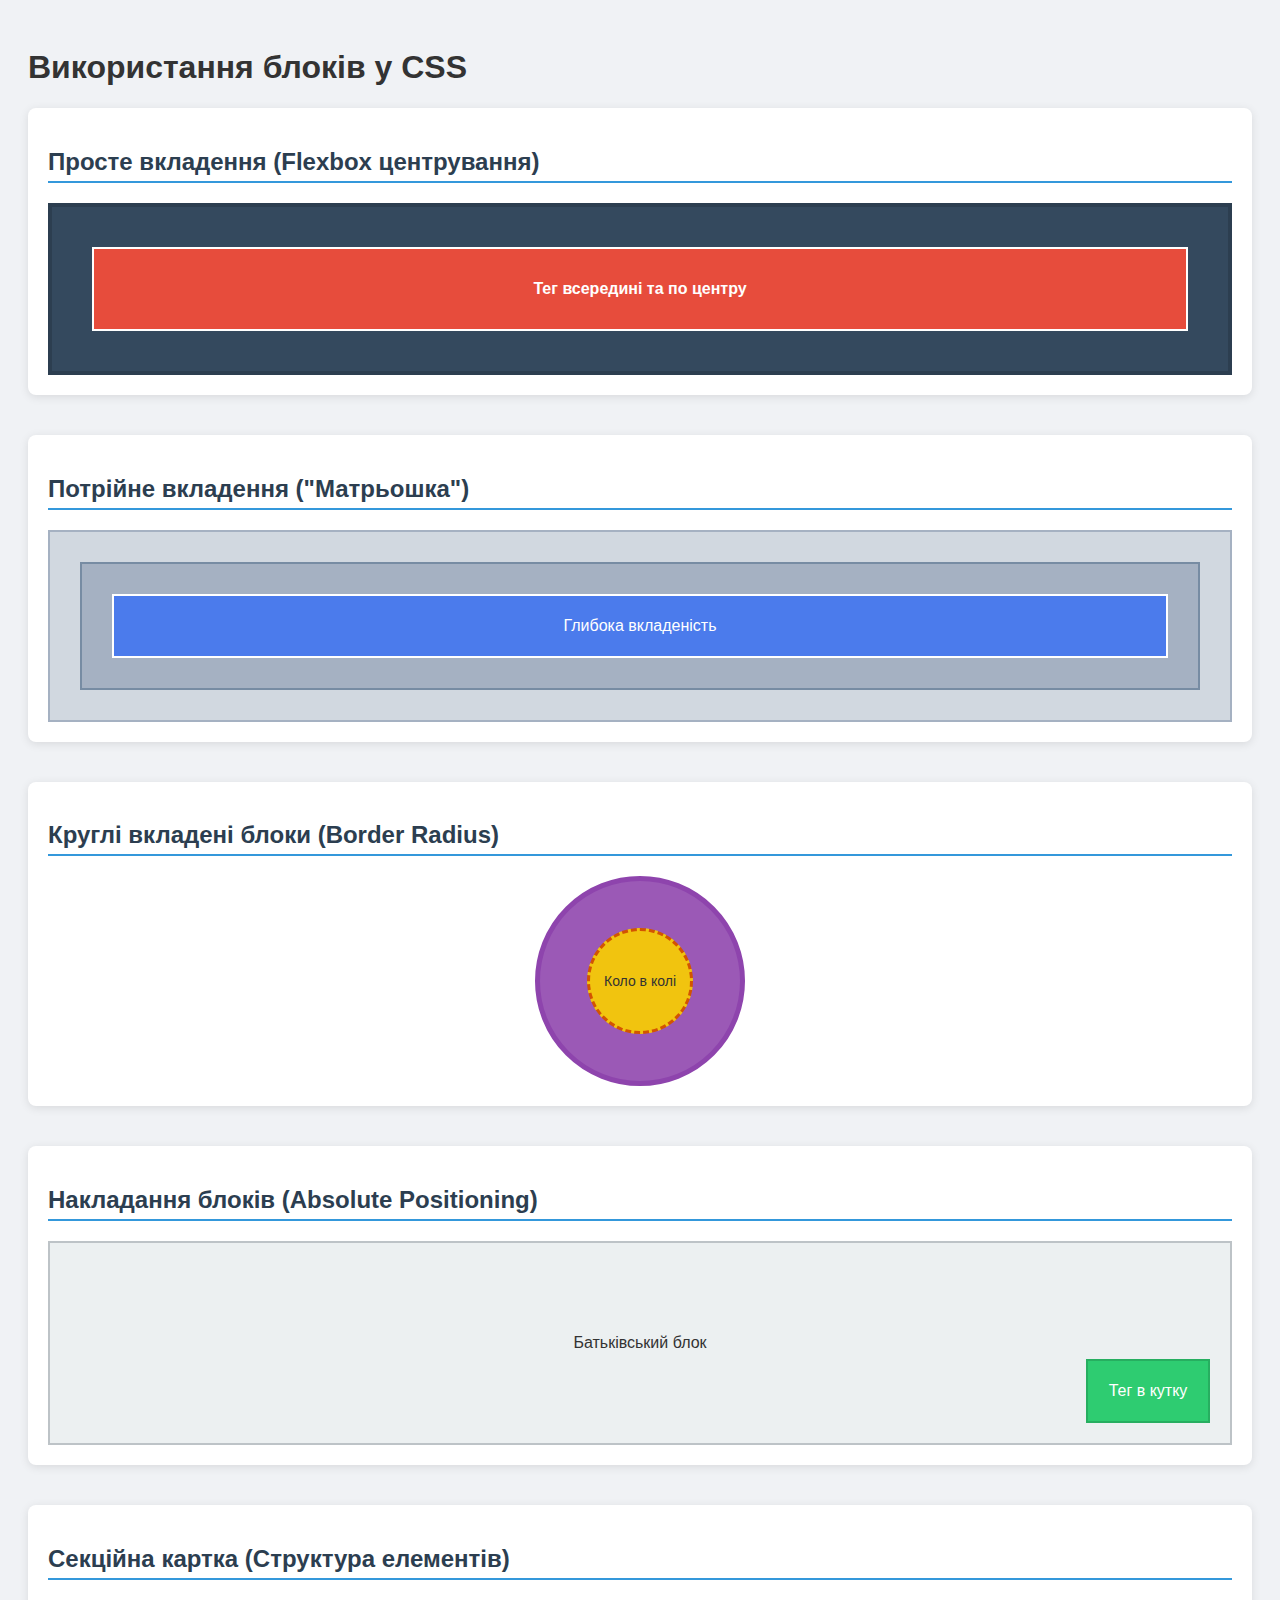
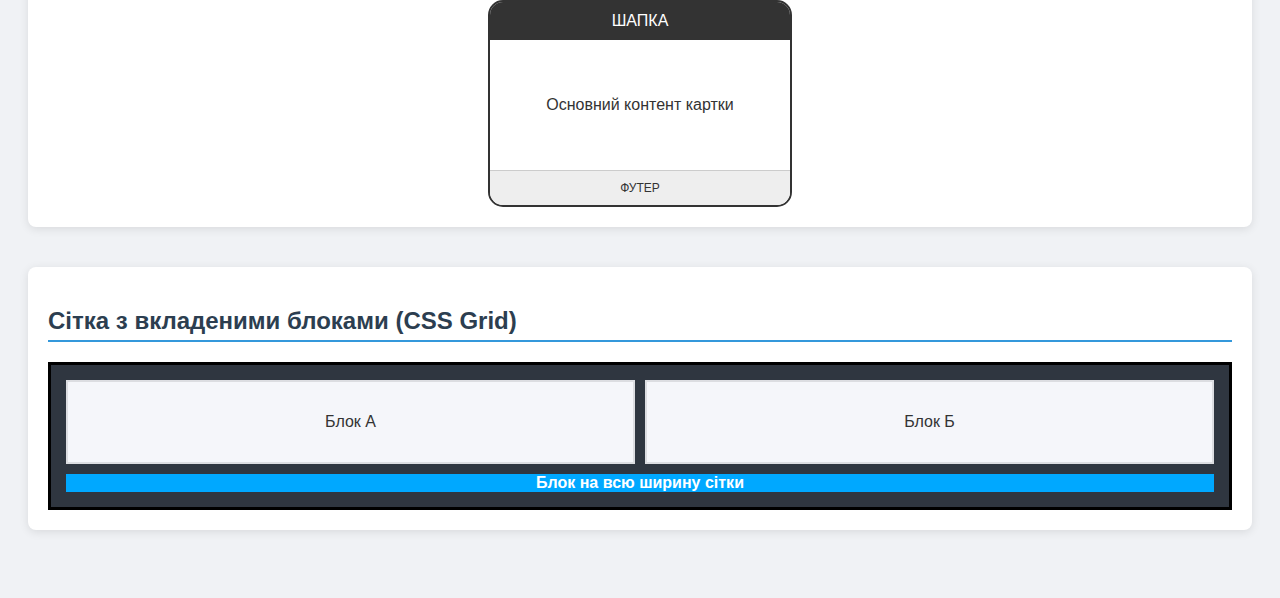
<file: lab11/index.html>
<!DOCTYPE html>
<html lang="uk">
<head>
  <meta charset="UTF-8">
  <meta name="viewport" content="width=device-width, initial-scale=1.0">
  <title>Використання блоків у css | lab11</title>
  <link rel="stylesheet" href="style.css">
</head>
<body>

<h1>Використання блоків у CSS</h1>

<div class="example-box">
  <h2>Просте вкладення (Flexbox центрування)</h2>
  <div class="ex1-outer">
    <div class="ex1-inner centered-text">Тег всередині та по центру</div>
  </div>
</div>

<div class="example-box">
  <h2>Потрійне вкладення ("Матрьошка")</h2>
  <div class="ex2-1">
    <div class="ex2-2">
      <div class="ex2-3 centered-text">Глибока вкладеність</div>
    </div>
  </div>
</div>

<div class="example-box">
  <h2>Круглі вкладені блоки (Border Radius)</h2>
  <div class="ex3-outer centered-text">
    <div class="ex3-inner centered-text">Коло в колі</div>
  </div>
</div>

<div class="example-box">
  <h2>Накладання блоків (Absolute Positioning)</h2>
  <div class="ex4-outer centered-text">
    Батьківський блок
    <div class="ex4-inner centered-text">Тег в кутку</div>
  </div>
</div>

<div class="example-box">
  <h2>Секційна картка (Структура елементів)</h2>
  <div class="ex5-card">
    <div class="ex5-head centered-text">ШАПКА</div>
    <div class="ex5-body centered-text">Основний контент картки</div>
    <div class="ex5-foot centered-text">ФУТЕР</div>
  </div>
</div>

<div class="example-box">
  <h2>Сітка з вкладеними блоками (CSS Grid)</h2>
  <div class="ex6-grid">
    <div class="ex6-item centered-text">Блок А</div>
    <div class="ex6-item centered-text">Блок Б</div>
    <div class="ex6-wide centered-text">Блок на всю ширину сітки</div>
  </div>
</div>

</body>
</html>
</file>
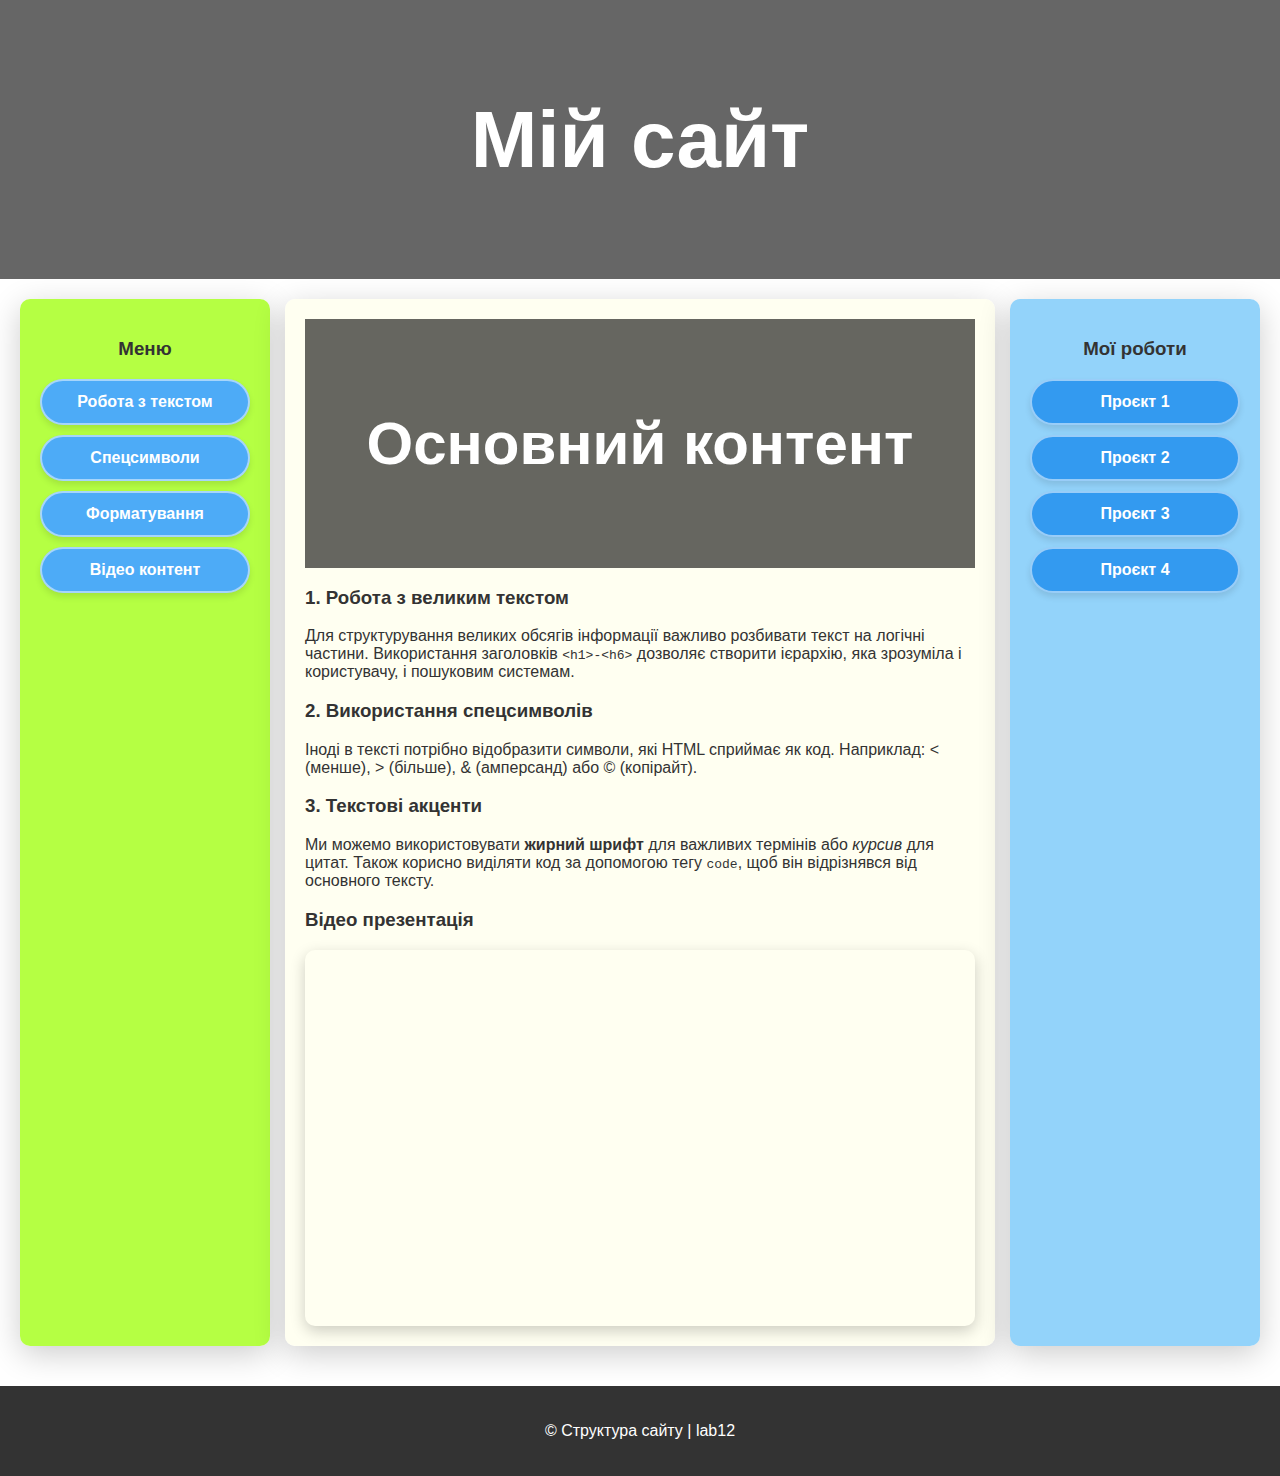
<file: lab12/index.html>
<!DOCTYPE html>
<html lang="uk">
<head>
  <meta charset="UTF-8">
  <title>Структура сайту | lab12</title>
  <link rel="stylesheet" href="style.css">
</head>
<body>

<header>
  <h1>Мій сайт</h1>
</header>

<div class="wrapper">
  <nav>
    <h3>Меню</h3>
    <ul>
      <li><a href="#section1" class="btn">Робота з текстом</a></li>
      <li><a href="#section2" class="btn">Спецсимволи</a></li>
      <li><a href="#section3" class="btn">Форматування</a></li>
      <li><a href="#video" class="btn">Відео контент</a></li>
    </ul>
  </nav>

  <main>
    <article>
      <header>
        <h2>Основний контент</h2>
      </header>

      <section id="section1">
        <h3>1. Робота з великим текстом</h3>
        <p>Для структурування великих обсягів інформації важливо розбивати текст на логічні частини. Використання заголовків <code>&lt;h1&gt;-&lt;h6&gt;</code> дозволяє створити ієрархію, яка зрозуміла і користувачу, і пошуковим системам.</p>
      </section>

      <section id="section2">
        <h3>2. Використання спецсимволів</h3>
        <p>Іноді в тексті потрібно відобразити символи, які HTML сприймає як код. Наприклад: &lt; (менше), &gt; (більше), &amp; (амперсанд) або &copy; (копірайт).</p>
      </section>

      <section id="section3">
        <h3>3. Текстові акценти</h3>
        <p>Ми можемо використовувати <strong>жирний шрифт</strong> для важливих термінів або <em>курсив</em> для цитат. Також корисно виділяти код за допомогою тегу <code>code</code>, щоб він відрізнявся від основного тексту.</p>
      </section>

      <section id="video">
        <h3>Відео презентація</h3>
        <div class="video-container">
          <iframe width="100%" height="315" src="https://www.youtube.com/embed/D7SlK16o82o" frameborder="0" allow="accelerometer; autoplay; clipboard-write; encrypted-media; gyroscope; picture-in-picture" allowfullscreen></iframe>
        </div>
      </section>
    </article>
  </main>

  <aside>
    <h3>Мої роботи</h3>
    <div class="work-list">
      <a href="#" class="btn-blue">Проєкт 1</a>
      <a href="#" class="btn-blue">Проєкт 2</a>
      <a href="#" class="btn-blue">Проєкт 3</a>
      <a href="#" class="btn-blue">Проєкт 4</a>
    </div>
  </aside>
</div>

<footer>
  <p>&copy; Структура сайту | lab12</p>
</footer>

</body>
</html>
</file>
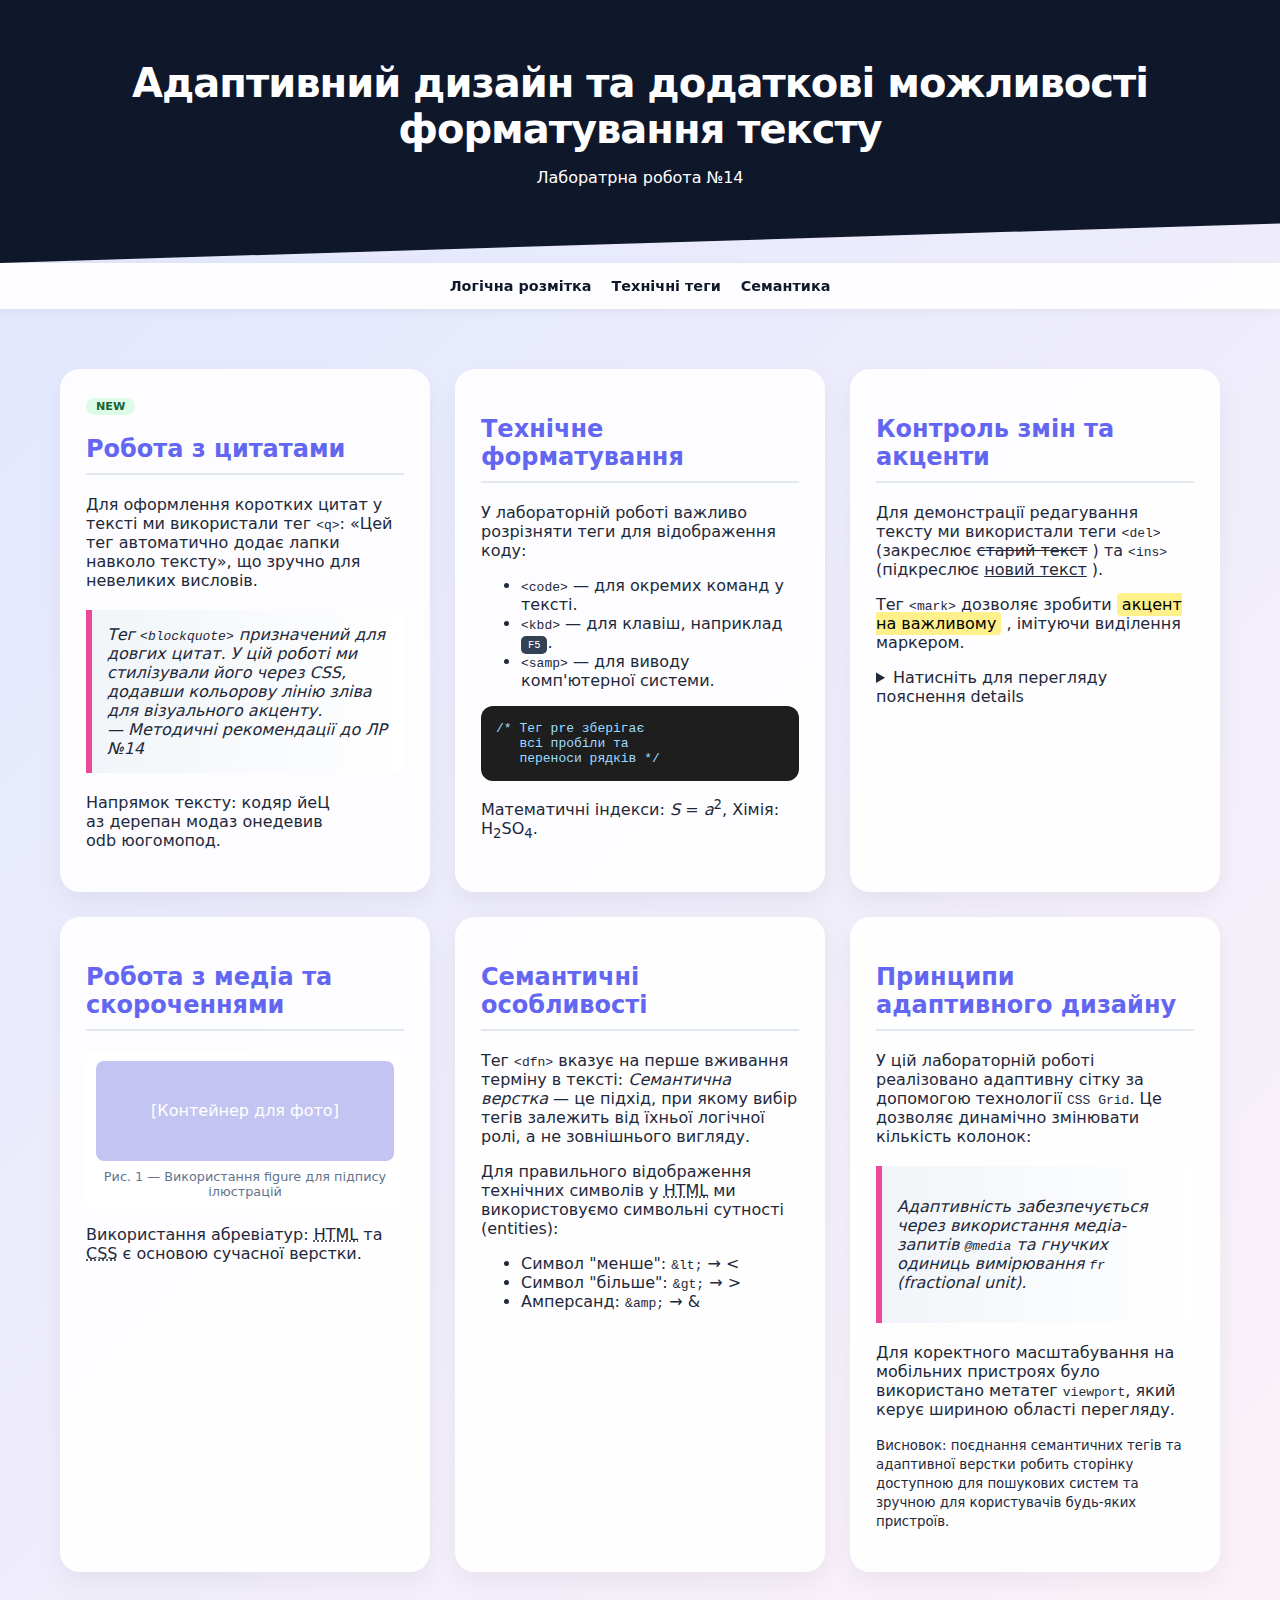
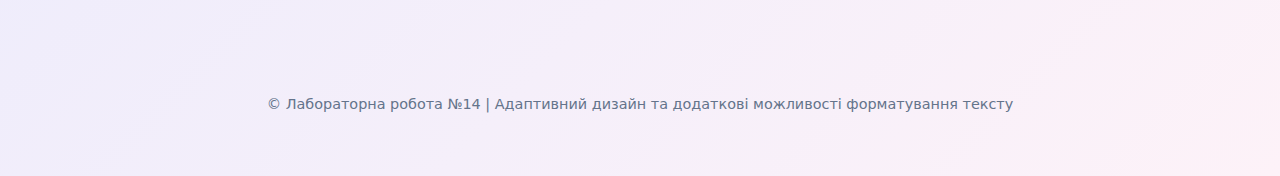
<file: lab14/index.html>
<!DOCTYPE html>
<html lang="uk">
<head>
    <meta charset="UTF-8">
    <meta name="viewport" content="width=device-width, initial-scale=1.0">
    <title>Адаптивний дизайн та додаткові можливості форматування тексту</title>
    <link rel="stylesheet" href="style.css">
</head>
<body>

<header>
    <h1>Адаптивний дизайн та додаткові можливості форматування тексту</h1>
    <p>Лаборатрна робота №14</p>
</header>

<nav>
    <a href="#logic">Логічна розмітка</a>
    <a href="#technical">Технічні теги</a>
    <a href="#semantic">Семантика</a>
</nav>

<main class="grid-container">
    <section id="logic">
        <span class="status-badge new">new</span>
        <h2>Робота з цитатами</h2>
        <p>Для оформлення коротких цитат у тексті ми використали тег <code>&lt;q&gt;</code>: <q>Цей тег автоматично
            додає лапки навколо тексту</q>, що зручно для невеликих висловів.</p>

        <blockquote>
            Тег <code>&lt;blockquote&gt;</code> призначений для довгих цитат. У цій роботі ми стилізували його через
            CSS, додавши кольорову лінію зліва для візуального акценту.
            <br><cite>— Методичні рекомендації до ЛР №14</cite>
        </blockquote>

        <p>Напрямок тексту: <bdo dir="rtl">Цей рядок виведено задом наперед за допомогою bdo</bdo>.</p>
    </section>

    <section id="technical">
        <h2>Технічне форматування</h2>
        <p>У лабораторній роботі важливо розрізняти теги для відображення коду:</p>
        <ul>
            <li><code>&lt;code&gt;</code> — для окремих команд у тексті.</li>
            <li><code>&lt;kbd&gt;</code> — для клавіш, наприклад <kbd>F5</kbd>.</li>
            <li><code>&lt;samp&gt;</code> — для виводу комп'ютерної системи.</li>
        </ul>
        <pre>
/* Тег pre зберігає
   всі пробіли та
   переноси рядків */</pre>
        <p>Математичні індекси: <var>S</var> = <var>a</var><sup>2</sup>, Хімія: H<sub>2</sub>SO<sub>4</sub>.</p>
    </section>

    <section>
        <h2>Контроль змін та акценти</h2>
        <p>Для демонстрації редагування тексту ми використали теги <code>&lt;del&gt;</code> (закреслює
            <del>старий текст</del>
            ) та <code>&lt;ins&gt;</code> (підкреслює
            <ins>новий текст</ins>
            ).
        </p>
        <p>Тег <code>&lt;mark&gt;</code> дозволяє зробити
            <mark>акцент на важливому</mark>
            , імітуючи виділення маркером.
        </p>

        <details>
            <summary>Натисніть для перегляду пояснення details</summary>
            <p>Теги <code>&lt;details&gt;</code> та <code>&lt;summary&gt;</code> створюють інтерактивний блок, який
                можна згортати та розгортати без використання JavaScript.</p>
        </details>
    </section>

    <section>
        <h2>Робота з медіа та скороченнями</h2>
        <figure>
            <div style="background: #c4c4f3; height: 100px; border-radius: 8px; display: flex; align-items: center; justify-content: center;">
                [Контейнер для фото]
            </div>
            <figcaption>Рис. 1 — Використання figure для підпису ілюстрацій</figcaption>
        </figure>
        <p>Використання абревіатур: <abbr title="HyperText Markup Language">HTML</abbr> та <abbr
                title="Cascading Style Sheets">CSS</abbr> є основою сучасної верстки.</p>
    </section>

    <section id="semantic">
        <h2>Семантичні особливості</h2>
        <p>Тег <code>&lt;dfn&gt;</code> вказує на перше вживання терміну в тексті: <dfn>Семантична верстка</dfn> — це
            підхід, при якому вибір тегів залежить від їхньої логічної ролі, а не зовнішнього вигляду.</p>

        <p>Для правильного відображення технічних символів у <abbr title="HyperText Markup Language">HTML</abbr> ми
            використовуємо символьні сутності (entities):</p>
        <ul>
            <li>Символ "менше": <code>&amp;lt;</code> &rarr; &lt;</li>
            <li>Символ "більше": <code>&amp;gt;</code> &rarr; &gt;</li>
            <li>Амперсанд: <code>&amp;amp;</code> &rarr; &amp;</li>
        </ul>
    </section>

    <section id="adaptive-theory">
        <h2>Принципи адаптивного дизайну</h2>
        <p>У цій лабораторній роботі реалізовано адаптивну сітку за допомогою технології <code>CSS Grid</code>. Це
            дозволяє динамічно змінювати кількість колонок:</p>

        <blockquote>
            <p>Адаптивність забезпечується через використання медіа-запитів <code>@media</code> та гнучких одиниць
                вимірювання <code>fr</code> (fractional unit).</p>
        </blockquote>

        <p>Для коректного масштабування на мобільних пристроях було використано метатег <code>viewport</code>, який
            керує шириною області перегляду.</p>

        <p><small>Висновок: поєднання семантичних тегів та адаптивної верстки робить сторінку доступною для пошукових
            систем та зручною для користувачів будь-яких пристроїв.</small></p>
    </section>

</main>

<footer>
    <p>&copy; Лабораторна робота №14 | Адаптивний дизайн та додаткові можливості форматування тексту</p>
</footer>

</body>
</html>
</file>
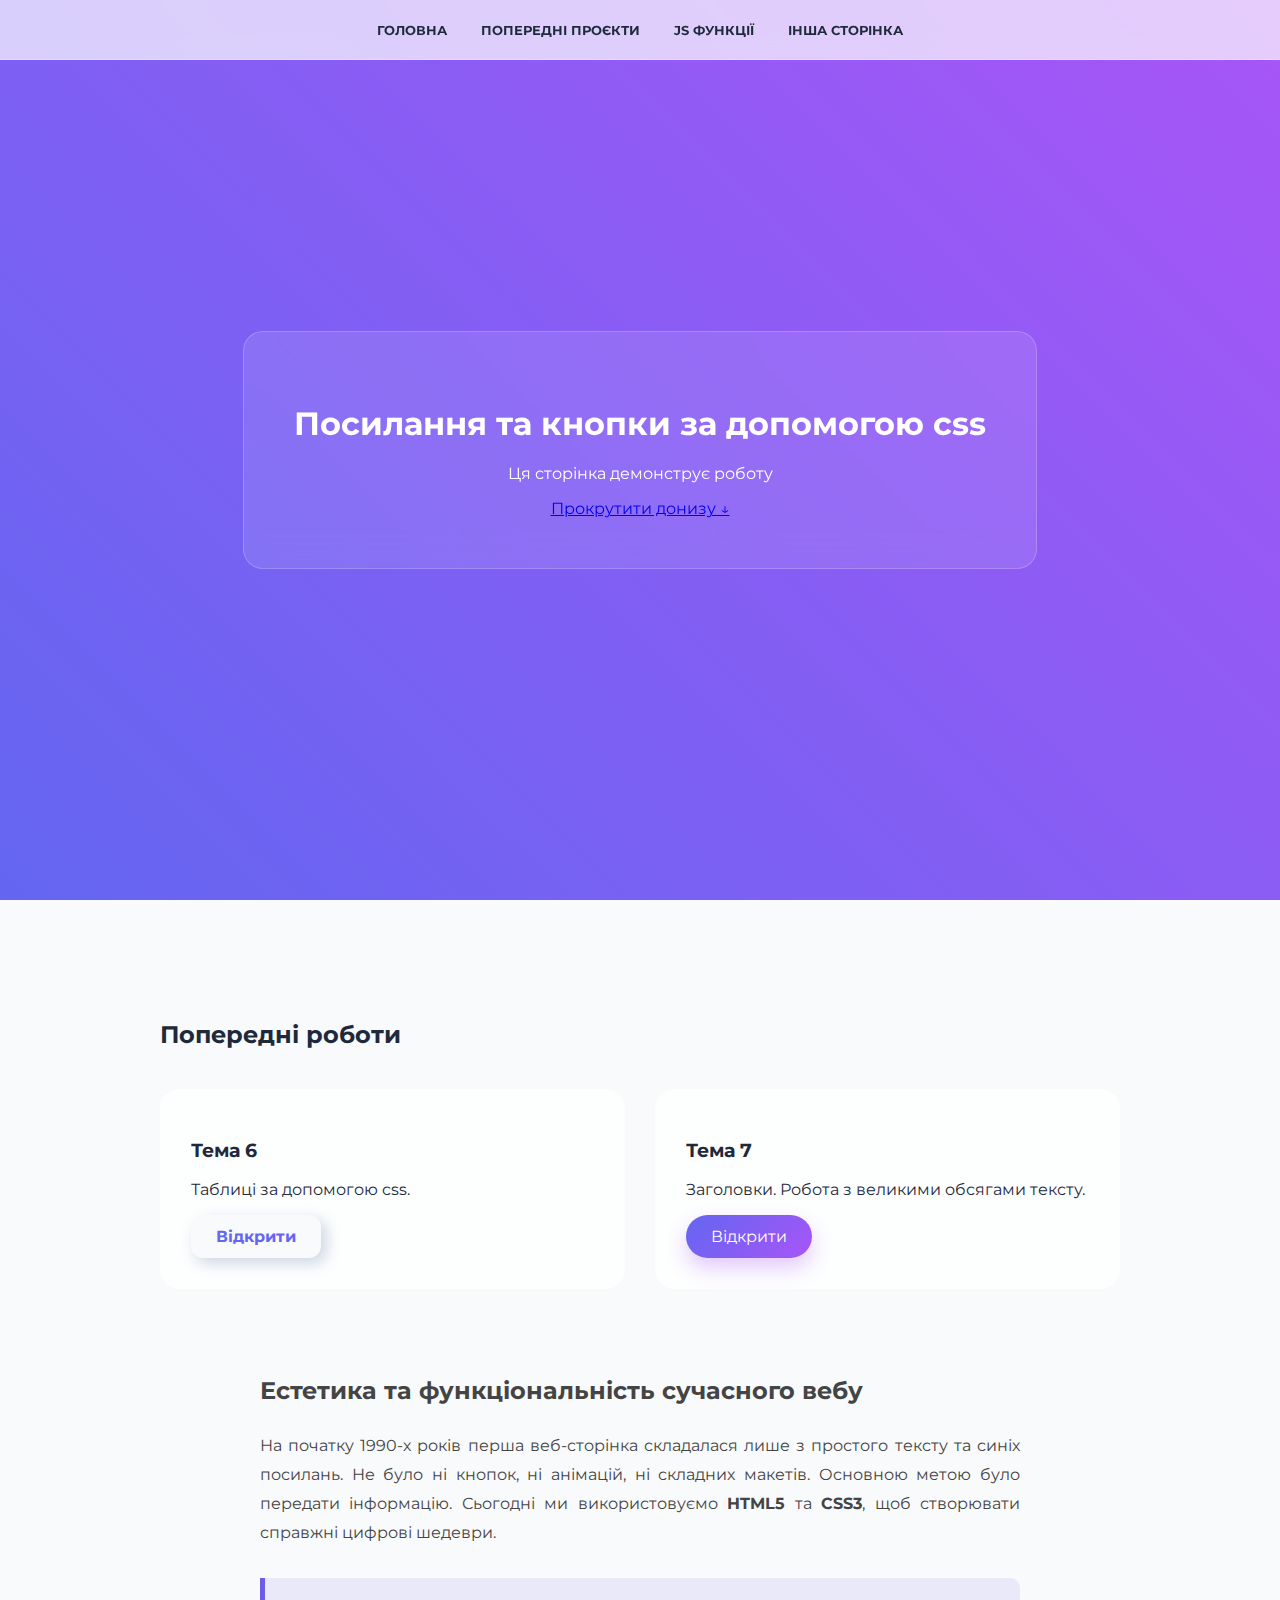
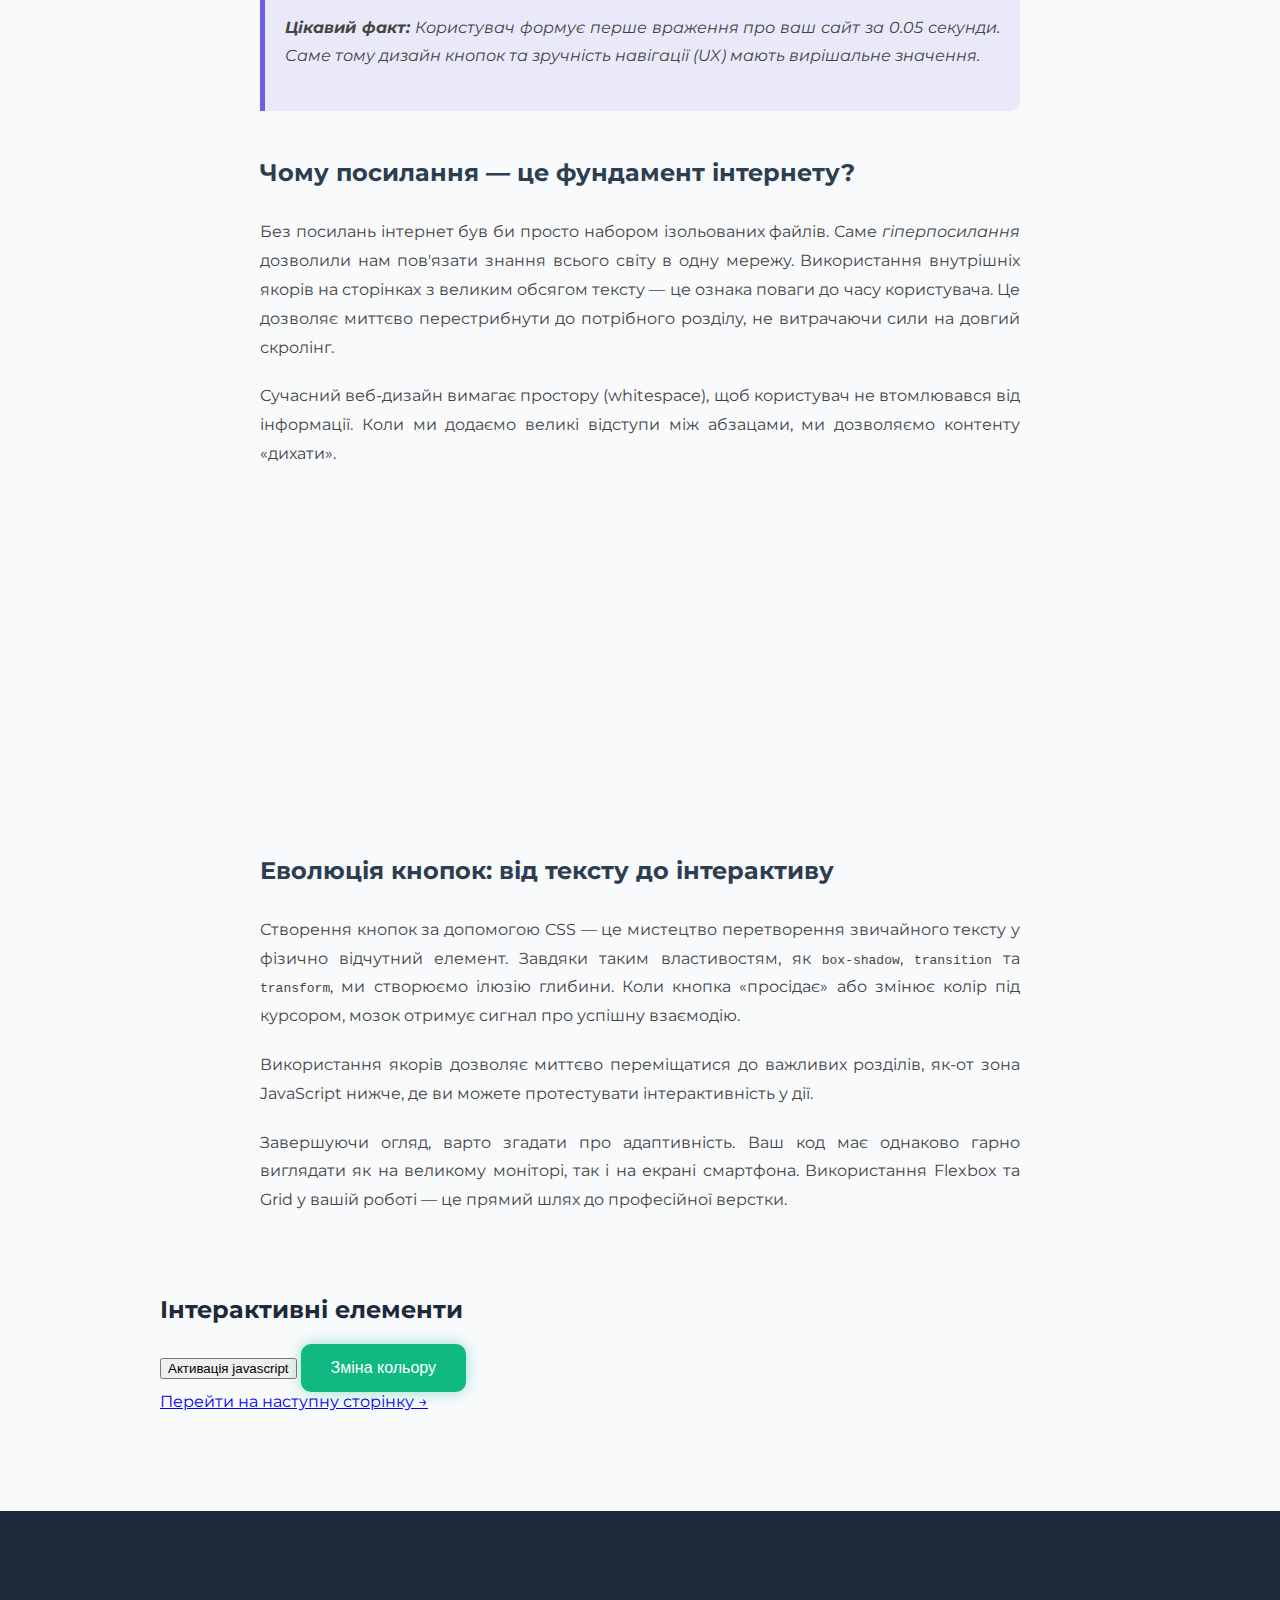
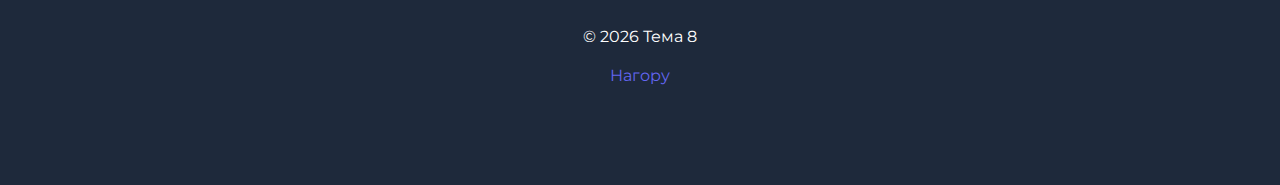
<file: lab8/index.html>
<!DOCTYPE html>
<html lang="uk">
<head>
    <meta charset="UTF-8">
    <meta name="viewport" content="width=device-width, initial-scale=1.0">
    <title>Тема 8</title>
    <link rel="stylesheet" href="style.css">
    <link href="https://fonts.googleapis.com/css2?family=Montserrat:wght@300;400;700&display=swap" rel="stylesheet">
</head>
<body>

<header class="navbar">
    <nav>
        <a href="#home">Головна</a>
        <a href="#projects">Попередні проєкти</a>
        <a href="#js-zone">JS Функції</a>
        <a href="#footer" class="nav-special">Інша сторінка</a>
    </nav>
</header>

<div class="hero" id="home">
    <div class="glass-card">
        <h1>Посилання та кнопки за допомогою css</h1>
        <p>Ця сторінка демонструє роботу</p>
        <a href="#footer" class="scroll-down">Прокрутити донизу ↓</a>
    </div>
</div>

<main class="container">
    <section id="projects" class="section">
        <h2 class="section-title">Попередні роботи</h2>
        <div class="card-grid">
            <div class="card">
                <h3>Тема 6</h3>
                <p>Таблиці за допомогою css.</p>
                <a href="http://info-cc-ua.1gb.ua/laboratorium/lab6/index.html" class="btn-neo">Відкрити</a>
            </div>

            <div class="card">
                <h3>Тема 7</h3>
                <p>Заголовки. Робота з великими обсягами тексту.</p>
                <a href="http://info-cc-ua.1gb.ua/laboratorium/lab7/index.html" class="btn-glass-gen">Відкрити</a>
            </div>
        </div>
    </section>

    <section class="text-content">
        <h2 class="section-title">Естетика та функціональність сучасного вебу</h2>

        <p>На початку 1990-х років перша веб-сторінка складалася лише з простого тексту та синіх посилань. Не було ні кнопок, ні анімацій, ні складних макетів. Основною метою було передати інформацію. Сьогодні ми використовуємо <strong>HTML5</strong> та <strong>CSS3</strong>, щоб створювати справжні цифрові шедеври.</p>

        <div class="highlight-box">
            <p><strong>Цікавий факт:</strong> Користувач формує перше враження про ваш сайт за 0.05 секунди. Саме тому дизайн кнопок та зручність навігації (UX) мають вирішальне значення.</p>
        </div>

        <h3>Чому посилання — це фундамент інтернету?</h3>
        <p>Без посилань інтернет був би просто набором ізольованих файлів. Саме <em>гіперпосилання</em> дозволили нам пов'язати знання всього світу в одну мережу. Використання внутрішніх якорів на сторінках з великим обсягом тексту — це ознака поваги до часу користувача. Це дозволяє миттєво перестрибнути до потрібного розділу, не витрачаючи сили на довгий скролінг.</p>

        <p>Сучасний веб-дизайн вимагає простору (whitespace), щоб користувач не втомлювався від інформації. Коли ми додаємо великі відступи між абзацами, ми дозволяємо контенту «дихати».</p>

        <div class="spacer"></div> <h3>Еволюція кнопок: від тексту до інтерактиву</h3>
        <p>Створення кнопок за допомогою CSS — це мистецтво перетворення звичайного тексту у фізично відчутний елемент. Завдяки таким властивостям, як <code>box-shadow</code>, <code>transition</code> та <code>transform</code>, ми створюємо ілюзію глибини. Коли кнопка «просідає» або змінює колір під курсором, мозок отримує сигнал про успішну взаємодію.</p>

        <p>Використання якорів дозволяє миттєво переміщатися до важливих розділів, як-от зона JavaScript нижче, де ви можете протестувати інтерактивність у дії.</p>

        <p>Завершуючи огляд, варто згадати про адаптивність. Ваш код має однаково гарно виглядати як на великому моніторі, так і на екрані смартфона. Використання Flexbox та Grid у вашій роботі — це прямий шлях до професійної верстки.</p>
    </section>

    <section id="js-zone" class="section">
        <h2 class="section-title">Інтерактивні елементи</h2>
        <div class="js-box">
            <button onclick="welcomeMessage()" class="btn-simple">Aктивація javascript</button>
            <button onclick="toggleTheme()" class="btn-glow">Зміна кольору</button>
        </div>
    </section>

    <div class="external-link-zone">
        <a href="test.html" class="floating-link">Перейти на наступну сторінку →</a>
    </div>
</main>

<footer id="footer">
    <p>© 2026 Тема 8</p>
    <a href="#home" class="back-to-top">Нагору</a>
</footer>

<script>
    function welcomeMessage() {
        alert("Вітаємо! Кнопка працює коректно.");
    }

    function toggleTheme() {
        document.body.classList.toggle('dark-theme');
    }
</script>
</body>
</html>
</file>
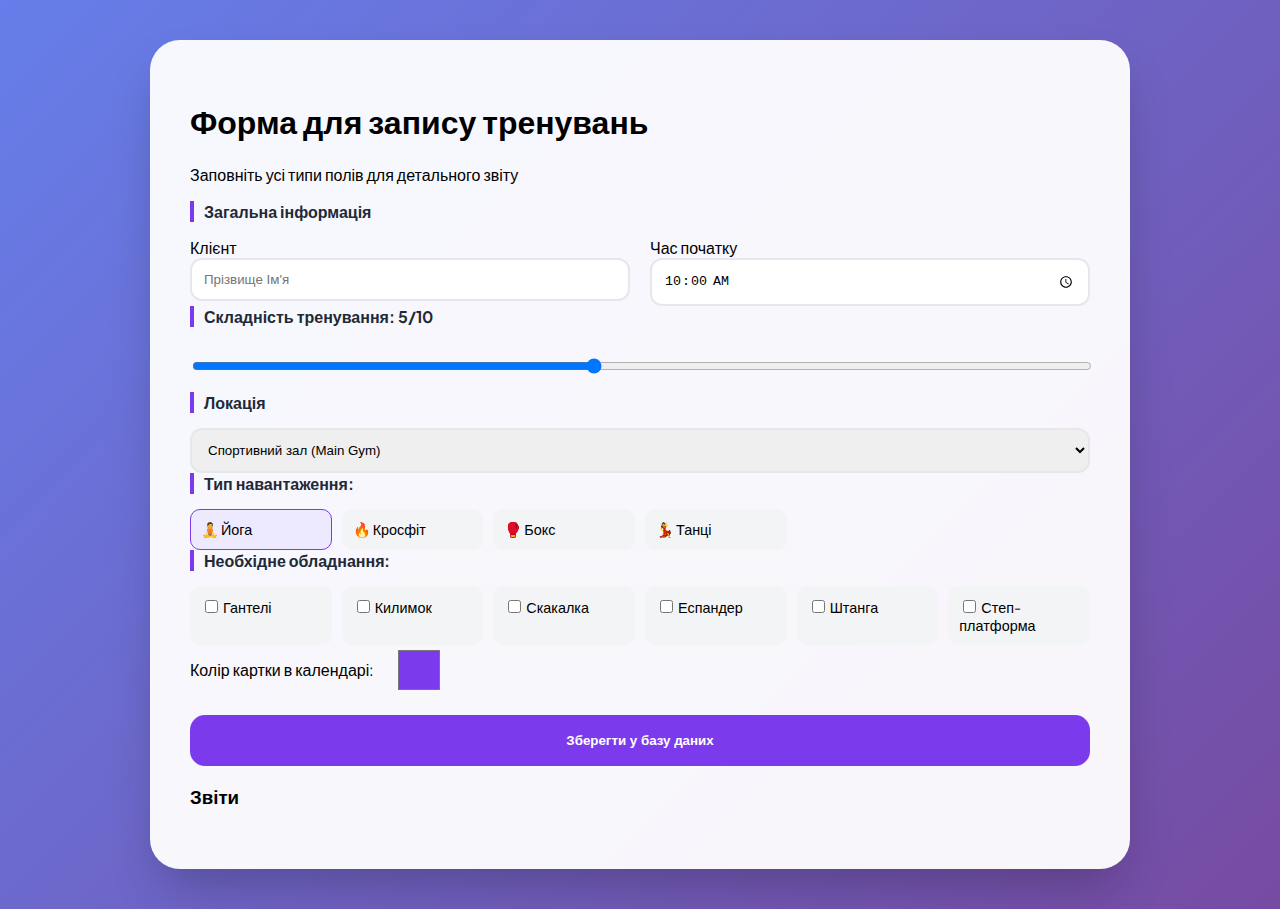
<file: lab9/index.html>
<!DOCTYPE html>
<html lang="uk">
<head>
    <meta charset="UTF-8">
    <meta name="viewport" content="width=device-width, initial-scale=1.0">
    <title>Форма | lab9</title>
    <link rel="stylesheet" href="style.css">
    <link href="https://fonts.googleapis.com/css2?family=Plus+Jakarta+Sans:wght@400;600;700&display=swap" rel="stylesheet">
</head>
<body>

<div class="glass-container">
    <header>
        <h1>Форма для запису тренувань</h1>
        <p>Заповніть усі типи полів для детального звіту</p>
    </header>

    <form id="megaForm">
        <div class="form-section">
            <label class="section-title">Загальна інформація</label>
            <div class="input-grid">
                <div class="input-box">
                    <label>Клієнт</label>
                    <input type="text" id="userName" placeholder="Прізвище Ім'я" required>
                </div>
                <div class="input-box">
                    <label>Час початку</label>
                    <input type="time" id="startTime" value="10:00">
                </div>
            </div>
        </div>

        <div class="form-section">
            <label class="section-title">Складність тренування: <span id="lvlLabel">5</span>/10</label>
            <input type="range" id="intensity" min="1" max="10" value="5" class="slider">
        </div>

        <div class="form-section">
            <label class="section-title">Локація</label>
            <select id="location" class="custom-select">
                <option value="Зал">Спортивний зал (Main Gym)</option>
                <option value="Вулиця">Воркаут майданчик</option>
                <option value="Вдома">Домашнє тренування</option>
                <option value="Басейн">Аква-зона</option>
            </select>
        </div>

        <div class="form-section">
            <label class="section-title">Тип навантаження:</label>
            <div class="radio-group">
                <input type="radio" name="load" value="Йога" id="r1" checked>
                <label for="r1">🧘 Йога</label>

                <input type="radio" name="load" value="Кросфіт" id="r2">
                <label for="r2">🔥 Кросфіт</label>

                <input type="radio" name="load" value="Бокс" id="r3">
                <label for="r3">🥊 Бокс</label>

                <input type="radio" name="load" value="Танці" id="r4">
                <label for="r4">💃 Танці</label>
            </div>
        </div>

        <div class="form-section">
            <label class="section-title">Необхідне обладнання:</label>
            <div class="check-grid">
                <label class="c-box"><input type="checkbox" name="tool" value="Гантелі"> Гантелі</label>
                <label class="c-box"><input type="checkbox" name="tool" value="Килимок"> Килимок</label>
                <label class="c-box"><input type="checkbox" name="tool" value="Скакалка"> Скакалка</label>
                <label class="c-box"><input type="checkbox" name="tool" value="Еспандер"> Еспандер</label>
                <label class="c-box"><input type="checkbox" name="tool" value="Штанга"> Штанга</label>
                <label class="c-box"><input type="checkbox" name="tool" value="Степ"> Степ-платформа</label>
            </div>
        </div>

        <div class="form-section color-section">
            <label>Колір картки в календарі:</label>
            <input type="color" id="cardColor" value="#7c3aed">
        </div>

        <button type="submit" class="submit-btn">Зберегти у базу даних</button>
    </form>

    <div id="resultsWrapper" class="results-area">
        <h3>Звіти</h3>
        <div id="cardsContainer" class="cards-grid"></div>
    </div>
</div>

<script src="script.js"></script>
</body>
</html>
</file>
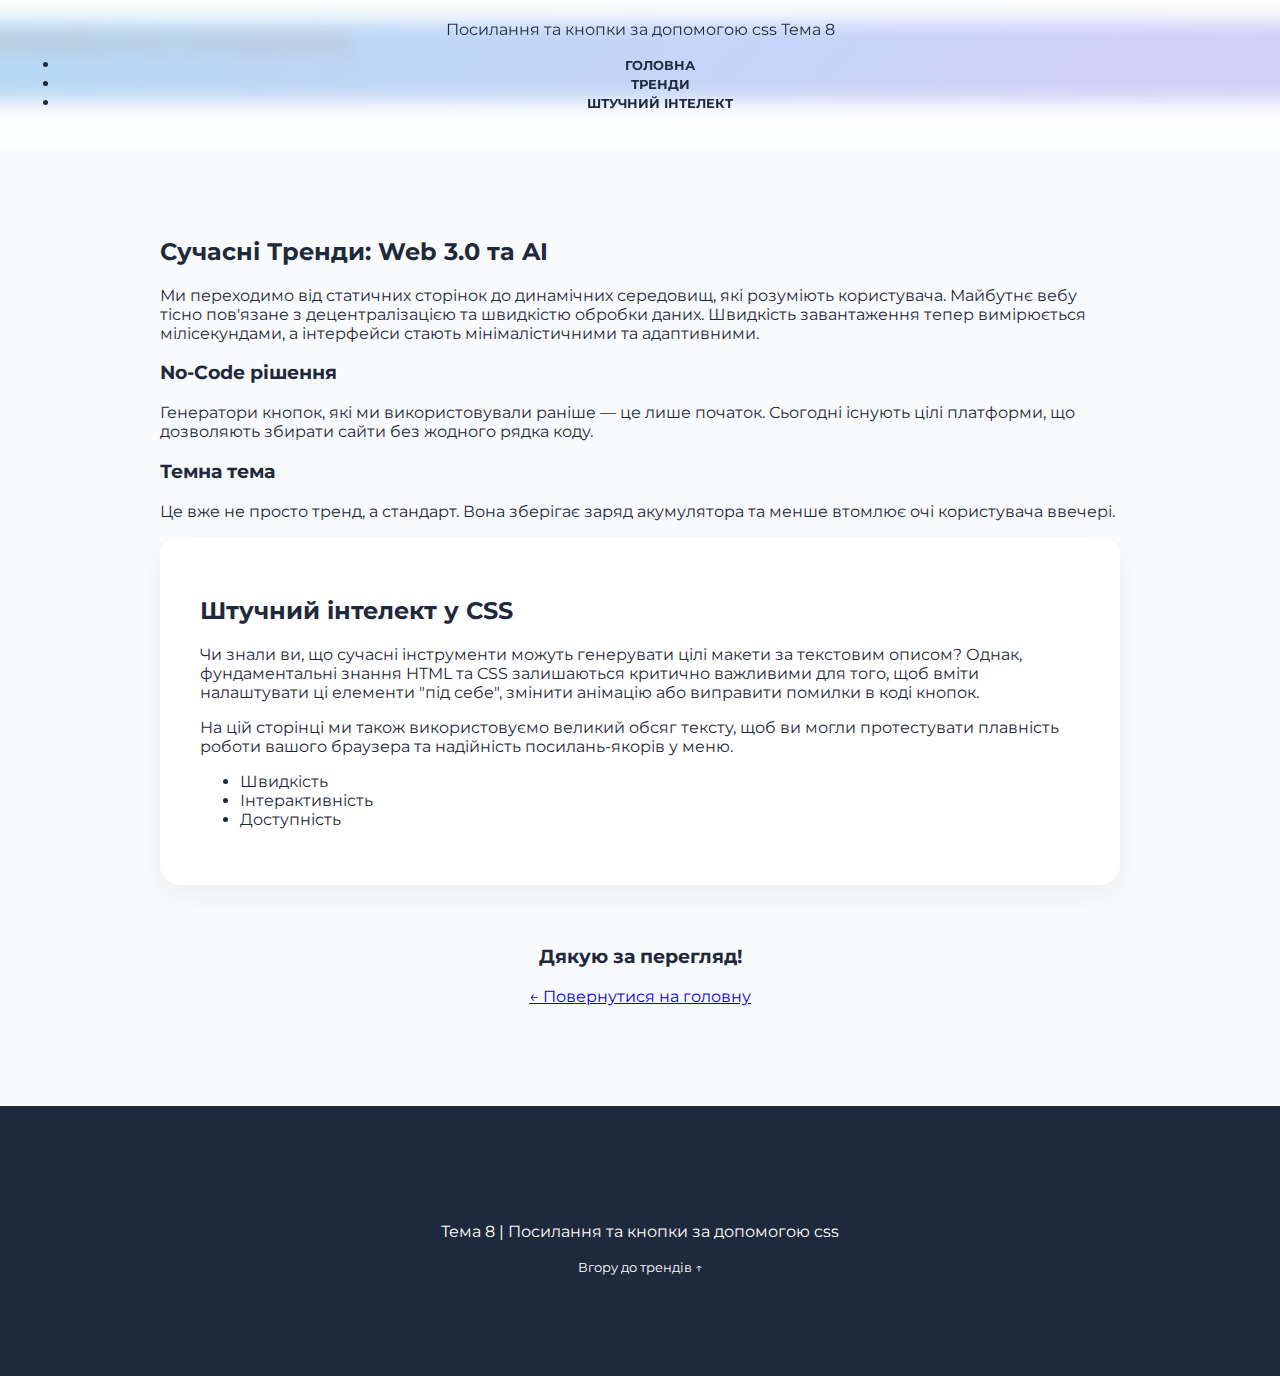
<file: lab8/test.html>
<!DOCTYPE html>
<html lang="uk">
<head>
  <meta charset="UTF-8">
  <meta name="viewport" content="width=device-width, initial-scale=1.0">
  <title>Тема 8 | Сторінка 2</title>
  <link rel="stylesheet" href="style.css">
  <link href="https://fonts.googleapis.com/css2?family=Montserrat:wght@300;700&display=swap" rel="stylesheet">
</head>
<body>

<nav class="navbar">
  <div class="logo">Посилання та кнопки за допомогою css <span>Тема 8</span></div>
  <ul class="nav-links">
    <li><a href="index.html">Головна</a></li>
    <li><a href="#trends">Тренди</a></li>
    <li><a href="#ai-section">Штучний інтелект</a></li>
  </ul>
</nav>

<header class="main-hero" style="background: linear-gradient(135deg, #0984e3, #6c5ce7);">
  <h1>Майбутнє Інтернету</h1>
  <p>Куди рухаються технології у 2026 році та далі</p>
</header>

<div class="container">

  <section id="trends" class="text-section">
    <h2>Сучасні Тренди: Web 3.0 та AI</h2>
    <p>Ми переходимо від статичних сторінок до динамічних середовищ, які розуміють користувача. Майбутнє вебу тісно пов'язане з децентралізацією та швидкістю обробки даних. Швидкість завантаження тепер вимірюється мілісекундами, а інтерфейси стають мінімалістичними та адаптивними.</p>

    <div class="info-grid">
      <div class="info-item">
        <h3>No-Code рішення</h3>
        <p>Генератори кнопок, які ми використовували раніше — це лише початок. Сьогодні існують цілі платформи, що дозволяють збирати сайти без жодного рядка коду.</p>
      </div>
      <div class="info-item">
        <h3>Темна тема</h3>
        <p>Це вже не просто тренд, а стандарт. Вона зберігає заряд акумулятора та менше втомлює очі користувача ввечері.</p>
      </div>
    </div>
  </section>

  <section id="ai-section" class="text-section" style="background: #fff; padding: 40px; border-radius: 20px; box-shadow: 0 10px 30px rgba(0,0,0,0.05);">
    <h2>Штучний інтелект у CSS</h2>
    <p>Чи знали ви, що сучасні інструменти можуть генерувати цілі макети за текстовим описом? Однак, фундаментальні знання HTML та CSS залишаються критично важливими для того, щоб вміти налаштувати ці елементи "під себе", змінити анімацію або виправити помилки в коді кнопок.</p>

    <p>На цій сторінці ми також використовуємо великий обсяг тексту, щоб ви могли протестувати плавність роботи вашого браузера та надійність посилань-якорів у меню.</p>

    <ul class="custom-list">
      <li>Швидкість</li>
      <li>Інтерактивність</li>
      <li>Доступність</li>
    </ul>
  </section>

  <section style="text-align: center; margin-top: 60px;">
    <h3>Дякую за перегляд!</h3>
    <a href="index.html" class="btn-archive" style="border-radius: 50px; padding: 15px 40px;">← Повернутися на головну</a>
  </section>

</div>

<footer class="site-footer">
  <p>Тема 8 | Посилання та кнопки за допомогою css</p>
  <a href="#trends" style="color: #fff; text-decoration: none; font-size: 0.8rem;">Вгору до трендів ↑</a>
</footer>

</body>
</html>
</file>
<file: lab11/style.css>
body {
    font-family: 'Segoe UI', sans-serif;
    background-color: #f0f2f5;
    padding: 20px;
    color: #333;
}

.example-box {
    background: #fff;
    border-radius: 8px;
    padding: 20px;
    margin-bottom: 40px;
    box-shadow: 0 2px 10px rgba(0, 0, 0, 0.1);
}

h2 {
    color: #2c3e50;
    border-bottom: 2px solid #3498db;
    padding-bottom: 5px;
}

.centered-text {
    display: flex;
    align-items: center;
    justify-content: center;
    text-align: center;
}

.ex1-outer {
    background: #34495e;
    padding: 40px;
    border: 4px solid #2c3e50;
}

.ex1-inner {
    background: #e74c3c;
    color: #fff;
    height: 80px;
    border: 2px solid #fff;
    font-weight: bold;
}

.ex2-1 {
    background: #d1d8e0;
    border: 2px solid #a5b1c2;
    padding: 30px;
}

.ex2-2 {
    background: #a5b1c2;
    border: 2px solid #778ca3;
    padding: 30px;
}

.ex2-3 {
    background: #4b7bec;
    border: 2px solid #fff;
    height: 60px;
    color: white;
}

.ex3-outer {
    width: 200px;
    height: 200px;
    background: #9b59b6;
    border: 5px solid #8e44ad;
    border-radius: 50%;
    margin: 0 auto;
}

.ex3-inner {
    width: 100px;
    height: 100px;
    background: #f1c40f;
    border: 3px dashed #d35400;
    border-radius: 50%;
    color: #333;
    font-size: 14px;
}

.ex4-outer {
    position: relative;
    height: 200px;
    background: #ecf0f1;
    border: 2px solid #bdc3c7;
}

.ex4-inner {
    position: absolute;
    bottom: 20px;
    right: 20px;
    width: 120px;
    height: 60px;
    background: #2ecc71;
    color: white;
    border: 2px solid #27ae60;
}

.ex5-card {
    width: 300px;
    margin: 0 auto;
    border: 2px solid #333;
    border-radius: 15px;
    overflow: hidden;
}

.ex5-head {
    background: #333;
    color: white;
    padding: 10px;
}

.ex5-body {
    background: #fff;
    height: 100px;
    padding: 15px;
}

.ex5-foot {
    background: #eee;
    padding: 10px;
    font-size: 12px;
    border-top: 1px solid #ccc;
}

.ex6-grid {
    display: grid;
    grid-template-columns: 1fr 1fr;
    gap: 10px;
    background: #2f3640;
    padding: 15px;
    border: 3px solid #000;
}

.ex6-item {
    background: #f5f6fa;
    border: 2px solid #dcdde1;
    height: 80px;
}

.ex6-wide {
    grid-column: span 2;
    background: #00a8ff;
    color: white;
    font-weight: bold;
}
</file>
<file: lab12/style.css>
body {
    font-family: 'Segoe UI', sans-serif;
    margin: 0;
    padding: 0;
    background: url('https://images.unsplash.com/photo-1508739773434-c26b3d09e071') no-repeat center center fixed;
    background-size: cover;
    color: #333;
}

header {
    background: rgba(0, 0, 0, 0.6);
    color: white;
    text-align: center;
    padding: 40px 0;
    font-size: 2.5rem;
    backdrop-filter: blur(5px);
}

.wrapper {
    display: grid;
    grid-template-columns: 250px 1fr 250px;
    gap: 15px;
    padding: 20px;
    max-width: 1400px;
    margin: 0 auto;
}

nav, main, aside {
    background: rgba(255, 255, 255, 0.85);
    padding: 20px;
    border-radius: 10px;
    box-shadow: 0 8px 32px rgba(0, 0, 0, 0.2);
}

nav {
    background: rgba(173, 255, 47, 0.9);
}

nav h3 {
    text-align: center;
}

nav ul {
    list-style: none;
    padding: 0;
}

aside {
    background: rgba(135, 206, 250, 0.9);
}

aside h3 {
    text-align: center;
}

.btn, .btn-blue {
    display: block;
    text-align: center;
    padding: 12px;
    margin-bottom: 10px;
    text-decoration: none;
    font-weight: bold;
    border-radius: 25px;
    border: 2px solid rgba(255, 255, 255, 0.5);
    transition: 0.3s;
    box-shadow: 0 4px 6px rgba(0, 0, 0, 0.1);
}

.btn {
    background: #4dabf7;
    color: white;
}

.btn:hover {
    background: #339af0;
    transform: scale(1.05);
}

.btn-blue {
    background: #339af0;
    color: white;
}

.btn-blue:hover {
    background: #1c7ed6;
    transform: scale(1.05);
}

main {
    background: rgba(255, 255, 240, 0.95);
}

.video-container {
    position: relative;
    padding-bottom: 56.25%;
    height: 0;
    overflow: hidden;
    border-radius: 10px;
    box-shadow: 0 5px 15px rgba(0,0,0,0.2);
}

.video-container iframe {
    position: absolute;
    top: 0;
    left: 0;
    width: 100%;
    height: 100%;
}

footer {
    background: rgba(0, 0, 0, 0.8);
    color: white;
    text-align: center;
    padding: 20px;
    margin-top: 20px;
}

@media (max-width: 900px) {
    .wrapper {
        grid-template-columns: 1fr;
    }
}
</file>
<file: lab14/style.css>
:root {
    --primary: #6366f1;
    --secondary: #ec4899;
    --dark: #0f172a;
    --light: #f8fafc;
    --glass: rgba(255, 255, 255, 0.9);
}

* {
    box-sizing: border-box;
}

body {
    font-family: 'Segoe UI', system-ui, sans-serif;
    margin: 0;
    background: linear-gradient(135deg, #e0e7ff 0%, #fdf2f8 100%);
    color: #1e293b;
    min-height: 100vh;
}

header {
    background: var(--dark);
    color: white;
    padding: 60px 20px;
    text-align: center;
    clip-path: polygon(0 0, 100% 0, 100% 85%, 0 100%);
}

header h1 {
    margin: 0;
    font-size: 2.5rem;
    letter-spacing: -1px;
}

nav {
    display: flex;
    justify-content: center;
    gap: 20px;
    padding: 15px;
    background: var(--glass);
    backdrop-filter: blur(10px);
    position: sticky;
    top: 0;
    z-index: 1000;
    box-shadow: 0 2px 10px rgba(0, 0, 0, 0.05);
}

nav a {
    text-decoration: none;
    color: var(--dark);
    font-weight: 600;
    font-size: 0.9rem;
    transition: 0.3s;
}

nav a:hover {
    color: var(--primary);
}

.grid-container {
    display: grid;
    grid-template-columns: repeat(3, 1fr);
    gap: 25px;
    max-width: 1200px;
    margin: 40px auto;
    padding: 20px;
}

@media (max-width: 992px) {
    .grid-container {
        grid-template-columns: repeat(2, 1fr);
    }
}

@media (max-width: 600px) {
    .grid-container {
        grid-template-columns: 1fr;
    }

    header h1 {
        font-size: 1.8rem;
    }
}

section {
    background: var(--glass);
    padding: 25px;
    border-radius: 20px;
    box-shadow: 0 10px 25px rgba(0, 0, 0, 0.05);
    transition: transform 0.3s ease;
    border: 1px solid rgba(255, 255, 255, 0.3);
}

section figure div {
    width: 100%;
    height: 120px;
    background: var(--primary);
    border-radius: 8px;
    display: flex;
    align-items: center;
    justify-content: center;
    color: white;
}

section:hover {
    transform: translateY(-5px);
}

h2 {
    color: var(--primary);
    border-bottom: 2px solid #e2e8f0;
    padding-bottom: 10px;
}

pre {
    background: #1e1e1e;
    color: #9cdcfe;
    padding: 15px;
    border-radius: 12px;
    font-size: 13px;
    overflow-x: auto;
}

blockquote {
    background: linear-gradient(to right, #f1f5f9, #ffffff);
    border-left: 6px solid var(--secondary);
    margin: 20px 0;
    padding: 15px;
    font-style: italic;
    border-radius: 0 10px 10px 0;
}

kbd {
    background: #334155;
    color: white;
    padding: 3px 7px;
    border-radius: 5px;
    font-size: 0.8em;
}

mark {
    background: #fef08a;
    padding: 2px 5px;
    border-radius: 4px;
}

figure {
    margin: 0;
    background: white;
    padding: 10px;
    border-radius: 10px;
    text-align: center;
}

figcaption {
    font-size: 0.8rem;
    color: #64748b;
    margin-top: 8px;
}

address {
    font-style: normal;
    line-height: 1.8;
    color: #475569;
}

.status-badge {
    display: inline-block;
    padding: 2px 10px;
    border-radius: 20px;
    font-size: 0.7rem;
    text-transform: uppercase;
    font-weight: bold;
}

.new {
    background: #dcfce7;
    color: #166534;
}

footer {
    text-align: center;
    padding: 50px;
    color: #64748b;
    font-size: 0.9rem;
}
</file>
<file: lab8/style.css>
:root {
    --primary: #6366f1;
    --secondary: #a855f7;
    --bg: #f8fafc;
    --text: #1e293b;
    --glass: rgba(255, 255, 255, 0.7);
}

* {
    box-sizing: border-box;
    scroll-behavior: smooth;
}

body {
    margin: 0;
    font-family: 'Montserrat', sans-serif;
    background: var(--bg);
    color: var(--text);
    transition: all 0.5s ease;
}

body.dark-theme {
    --bg: #0f172a;
    --text: #f1f5f9;
    --glass: rgba(30, 41, 59, 0.7);
}

.navbar {
    position: fixed;
    top: 0;
    width: 100%;
    padding: 20px;
    background: var(--glass);
    backdrop-filter: blur(10px);
    z-index: 1000;
    text-align: center;
    border-bottom: 1px solid rgba(255,255,255,0.2);
}

.navbar a {
    text-decoration: none;
    color: var(--text);
    margin: 0 15px;
    font-weight: 700;
    text-transform: uppercase;
    font-size: 0.8rem;
    transition: 0.3s;
}

.navbar a:hover {
    color: var(--primary);
}

.hero {
    height: 100vh;
    background: linear-gradient(45deg, #6366f1, #a855f7);
    display: flex;
    align-items: center;
    justify-content: center;
}

.glass-card {
    background: rgba(255, 255, 255, 0.1);
    backdrop-filter: blur(15px);
    padding: 50px;
    border-radius: 20px;
    border: 1px solid rgba(255, 255, 255, 0.2);
    text-align: center;
    color: white;
}

.btn-neo {
    display: inline-block;
    padding: 12px 25px;
    background: var(--bg);
    color: var(--primary);
    text-decoration: none;
    border-radius: 12px;
    box-shadow: 5px 5px 15px #cbd5e1, -5px -5px 15px #ffffff;
    font-weight: bold;
    transition: 0.3s;
}

.btn-neo:hover {
    box-shadow: inset 5px 5px 10px #cbd5e1, inset -5px -5px 10px #ffffff;
}

.btn-glass-gen {
    display: inline-block;
    padding: 12px 25px;
    background: linear-gradient(135deg, #6366f1 0%, #a855f7 100%);
    color: white;
    text-decoration: none;
    border-radius: 50px;
    box-shadow: 0 10px 20px rgba(168, 85, 247, 0.3);
    transition: 0.3s;
}

.btn-glass-gen:hover {
    transform: translateY(-3px);
    box-shadow: 0 15px 25px rgba(168, 85, 247, 0.4);
}

.btn-glow {
    background: #10b981;
    color: white;
    border: none;
    padding: 15px 30px;
    border-radius: 10px;
    cursor: pointer;
    font-size: 1rem;
    box-shadow: 0 0 15px rgba(16, 185, 129, 0.4);
    transition: 0.3s;
}

.btn-glow:hover {
    box-shadow: 0 0 25px rgba(16, 185, 129, 0.6);
}

.container {
    padding: 100px 20px;
    max-width: 1000px;
    margin: 0 auto;
}

.card-grid {
    display: grid;
    grid-template-columns: repeat(auto-fit, minmax(250px, 1fr));
    gap: 30px;
    margin-top: 40px;
}

.card {
    background: var(--glass);
    padding: 30px;
    border-radius: 20px;
    border: 1px solid rgba(255,255,255,0.3);
}

.spacer {
    height: 400px;
}

footer {
    padding: 100px 0;
    text-align: center;
    background: #1e293b;
    color: white;
}

.back-to-top {
    color: var(--primary);
    text-decoration: none;
    display: block;
    margin-top: 20px;
}



.btn-next {
    display: inline-block;
    padding: 18px 45px;
    background: linear-gradient(45deg, #00cec9, #6c5ce7);
    color: white;
    text-decoration: none;
    border-radius: 50px;
    font-weight: bold;
    font-size: 1.1rem;
    transition: 0.4s;
    box-shadow: 0 8px 20px rgba(0, 206, 201, 0.3);
}

.btn-next:hover {
    transform: scale(1.05);
    box-shadow: 0 12px 25px rgba(108, 92, 231, 0.5);
}

.text-content {
    max-width: 800px;
    margin: 40px auto;
    padding: 20px;
    line-height: 1.8;
    color: #444;
}

.text-content h3 {
    margin-top: 40px;
    color: #2c3e50;
    font-size: 1.5rem;
}

.text-content p {
    margin-bottom: 20px;
    text-align: justify;
}

.highlight-box {
    background: rgba(108, 92, 231, 0.1);
    border-left: 5px solid #6c5ce7;
    padding: 20px;
    margin: 30px 0;
    border-radius: 0 10px 10px 0;
    font-style: italic;
}

.spacer {
    height: 300px;
    background: linear-gradient(to bottom, transparent, #f9f9f9, transparent);
    margin: 40px 0;
}

html {
    scroll-behavior: smooth;
}
</file>
<file: lab9/style.css>
:root {
    --primary: #7c3aed;
    --bg-gradient: linear-gradient(135deg, #667eea 0%, #764ba2 100%);
}

body {
    font-family: 'Plus Jakarta Sans', sans-serif;
    background: var(--bg-gradient);
    display: flex;
    justify-content: center;
    padding: 40px 20px;
    margin: 0;
}

.glass-container {
    background: rgba(255, 255, 255, 0.95);
    border-radius: 30px;
    padding: 40px;
    width: 100%;
    max-width: 900px;
    box-shadow: 0 25px 50px -12px rgba(0, 0, 0, 0.25);
}

.section-title {
    display: block;
    font-weight: 700;
    margin-bottom: 15px;
    color: #1f2937;
    border-left: 4px solid var(--primary);
    padding-left: 10px;
}

.input-grid {
    display: grid;
    grid-template-columns: 1fr 1fr;
    gap: 20px;
}

.check-grid, .radio-group {
    display: grid;
    grid-template-columns: repeat(auto-fill, minmax(140px, 1fr));
    gap: 10px;
}

.c-box, .radio-group label {
    background: #f3f4f6;
    padding: 10px;
    border-radius: 10px;
    cursor: pointer;
    transition: 0.2s;
    font-size: 0.9rem;
    border: 1px solid transparent;
}

.c-box:hover, .radio-group input:checked + label {
    background: #ede9fe;
    border-color: var(--primary);
}

.radio-group input {
    display: none;
}

input[type="text"], input[type="time"], select, .slider {
    width: 100%;
    padding: 12px;
    border: 2px solid #e5e7eb;
    border-radius: 12px;
    box-sizing: border-box;
}

.color-section {
    display: flex;
    align-items: center;
    gap: 20px;
}

input[type="color"] {
    border: none;
    width: 50px;
    height: 50px;
    cursor: pointer;
    background: none;
}

.submit-btn {
    width: 100%;
    padding: 18px;
    background: var(--primary);
    color: white;
    border: none;
    border-radius: 15px;
    font-weight: 700;
    cursor: pointer;
    margin-top: 20px;
}

.cards-grid {
    display: grid;
    grid-template-columns: 1fr 1fr;
    gap: 20px;
    margin-top: 20px;
}

.res-card {
    padding: 20px;
    border-radius: 18px;
    color: #1f2937;
    position: relative;
    box-shadow: 0 10px 15px -3px rgba(0, 0, 0, 0.1);
}
</file>
